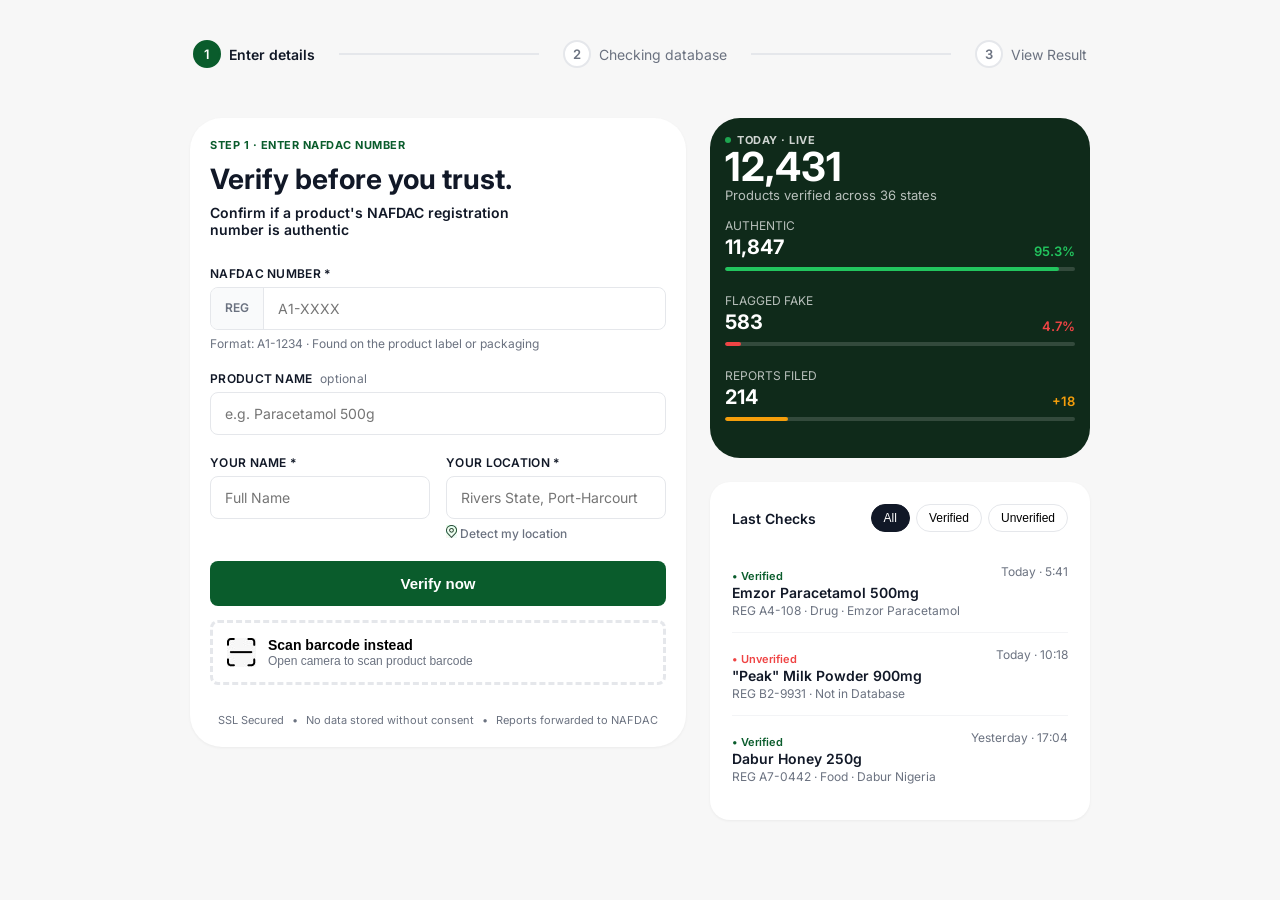
<file: index.html>
<!DOCTYPE html>
<html lang="en">
<head>
<meta charset="UTF-8">
<meta name="viewport" content="width=device-width, initial-scale=1.0">
<title>Verify Product - Verifyd</title>
<link href="https://fonts.googleapis.com/css2?family=Inter:wght@400;500;600;700&display=swap" rel="stylesheet">
<link rel="stylesheet" href="css/style.css">
</head>
<body>
  <div class="container">
    <!-- Stepper -->
    <div class="stepper">
      <div class="step active">
        <div class="step-num">1</div>
        <span>Enter details</span>
      </div>
      <div class="step-line"></div>
      <div class="step">
        <div class="step-num">2</div>
        <span>Checking database</span>
      </div>
      <div class="step-line"></div>
      <div class="step">
        <div class="step-num">3</div>
        <span>View Result</span>
      </div>
    </div>

    <!-- Main Grid -->
    <div class="grid">
      <!-- Left Card -->
      <div class="form-card">
        <p class="step-label">STEP 1 · ENTER NAFDAC NUMBER</p>
        <h1>Verify before you trust.</h1>
        <p class="subtitle">Confirm if a product's NAFDAC registration<br>number is authentic</p>
        
        <form id="verify-form">
          <div class="field">
            <label>NAFDAC NUMBER *</label>
            <div class="nafdac-wrap">
              <span>REG</span>
              <input type="text" id="nafdac" placeholder="A1-XXXX" required>
            </div>
            <small>Format: A1-1234 · Found on the product label or packaging</small>
          </div>
          
          <div class="field">
            <label>PRODUCT NAME <span>optional</span></label>
            <input type="text" id="product" placeholder="e.g. Paracetamol 500g">
          </div>

          <div class="row">
            <div class="field">
              <label>YOUR NAME *</label>
              <input type="text" id="name" placeholder="Full Name" required>
            </div>
            <div class="field">
              <label>YOUR LOCATION *</label>
                <input type="text" id="location" placeholder="Rivers State, Port-Harcourt" required>
               <small class="detect"><img src="./assets/images/location.jpeg" alt="location icon">
                 Detect my location</small>
            </div>
        
          </div>
          <!-- <button type="button" class="detect">
            <img src="./assets/images/location.jpeg" alt="location icon">
            Detect my location</button> -->

          <button type="submit" class="btn-verify">Verify now</button>

          <button type="button" class="btn-scan">
            <img src="./assets/images/scanner.jpeg" alt="scan icon" class="scanner-img">
            <div>
              <strong>Scan barcode instead</strong>
              <span>Open camera to scan product barcode</span>
            </div>
          </button>
        </form>

        <div class="footer">
          <span>SSL Secured</span> • <span>No data stored without consent</span> • <span>Reports forwarded to NAFDAC</span>
        </div>
      </div>

      <!-- Right Column -->
      <div class="right-col">
        <!-- Stats Card -->
        <div class="stats-card">
          <div class="stats-top">
            <span class="dot"></span>
            <span>TODAY · LIVE</span>
          </div>
          <h2>12,431</h2>
          <p class="stats-sub">Products verified across 36 states</p>

          <div class="stat">
            <div>
              <p class="stat-label">AUTHENTIC</p>
              <p class="stat-num">11,847</p>
            </div>
            <span class="stat-pct green">95.3%</span>
          </div>
          <div class="bar"><div class="fill green" style="width:95.3%"></div></div>

          <div class="stat">
            <div>
              <p class="stat-label">FLAGGED FAKE</p>
              <p class="stat-num">583</p>
            </div>
            <span class="stat-pct red">4.7%</span>
          </div>
          <div class="bar"><div class="fill red" style="width:4.7%"></div></div>

          <div class="stat">
            <div>
              <p class="stat-label">REPORTS FILED</p>
              <p class="stat-num">214</p>
            </div>
            <span class="stat-pct yellow">+18</span>
          </div>
          <div class="bar"><div class="fill yellow" style="width:18%"></div></div>
        </div>

        <!-- Last Checks -->
<div class="checks-card">
  <div class="checks-head">
    <span>Last Checks</span>
    <div class="tabs">
      <button class="tab active" data-filter="all">All</button>
      <button class="tab" data-filter="verified">Verified</button>
      <button class="tab" data-filter="unverified">Unverified</button>
    </div>
  </div>

  <div class="check" data-status="verified">
    <div>
      <span class="badge ok">• Verified</span>
      <p class="check-name">Emzor Paracetamol 500mg</p>
      <p class="check-meta">REG A4-108 · Drug · Emzor Paracetamol</p>
    </div>
    <span class="check-time">Today · 5:41</span>
  </div>

  <div class="check" data-status="unverified">
    <div>
      <span class="badge bad">• Unverified</span>
      <p class="check-name">"Peak" Milk Powder 900mg</p>
      <p class="check-meta">REG B2-9931 · Not in Database</p>
    </div>
    <span class="check-time">Today · 10:18</span>
  </div>

  <div class="check" data-status="verified">
    <div>
      <span class="badge ok">• Verified</span>
      <p class="check-name">Dabur Honey 250g</p>
      <p class="check-meta">REG A7-0442 · Food · Dabur Nigeria</p>
    </div>
    <span class="check-time">Yesterday · 17:04</span>
  </div>
</div>
      </div>
    </div>
  </div>
<script src="js/index.js"></script>
</body>
</html>
</file>
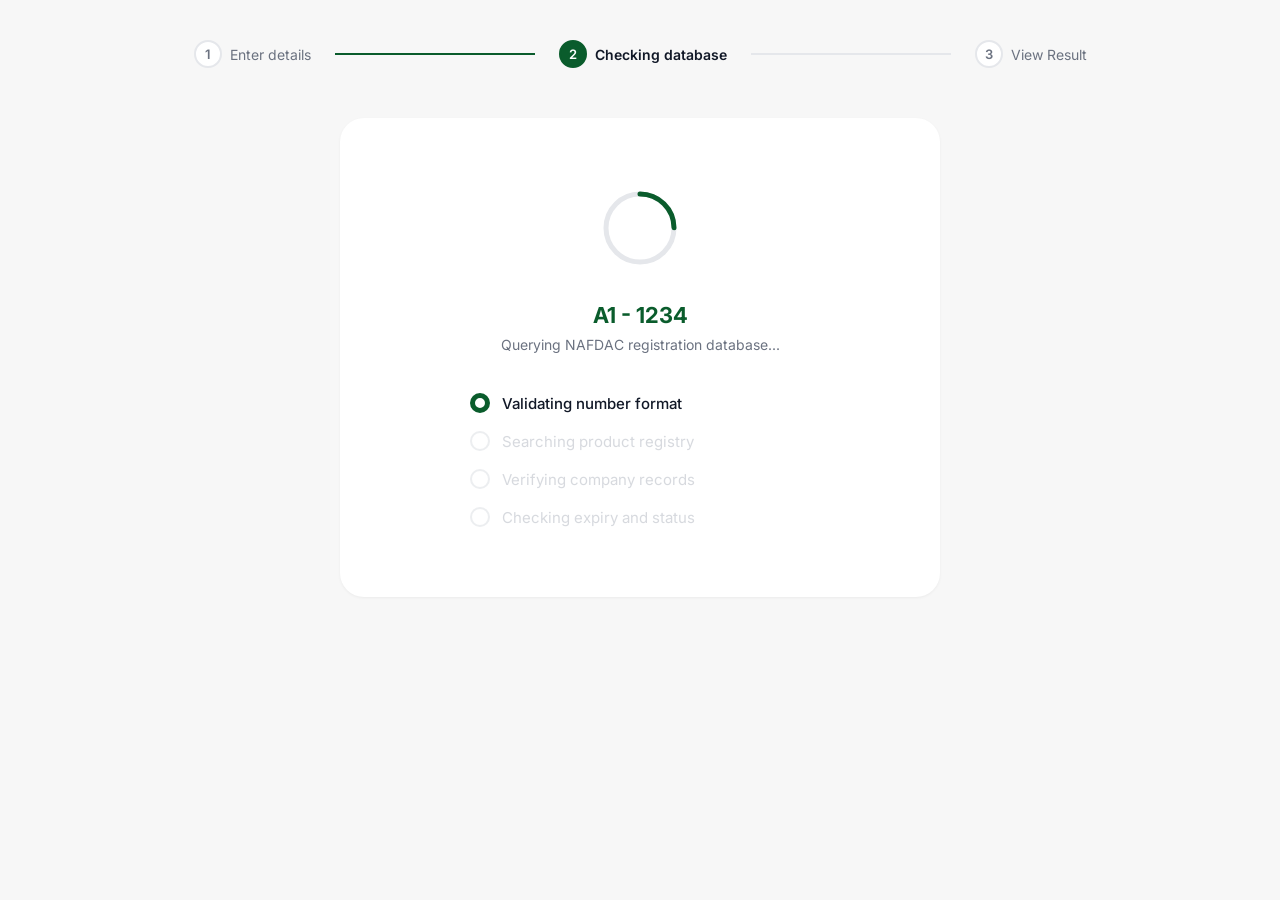
<file: step2.html>
<!DOCTYPE html>
<html lang="en">
<head>
<meta charset="UTF-8">
<meta name="viewport" content="width=device-width, initial-scale=1.0">
<title>Checking Database - Verifyd</title>
<link href="https://fonts.googleapis.com/css2?family=Inter:wght@400;500;600;700&display=swap" rel="stylesheet">
<link rel="stylesheet" href="css/style.css">
</head>
<body>
  <div class="container">
    <!-- Logo -->
    

    <!-- Stepper -->
    <div class="stepper">
      <div class="step completed">
        <div class="step-num">1</div>
        <span>Enter details</span>
      </div>
      <div class="step-line completed"></div>
      <div class="step active">
        <div class="step-num">2</div>
        <span>Checking database</span>
      </div>
      <div class="step-line"></div>
      <div class="step">
        <div class="step-num">3</div>
        <span>View Result</span>
      </div>
    </div>

    <!-- Center Card -->
    <div class="loader-card">
      <!-- Circular Progress -->
      <div class="circle-loader">
        <svg width="80" height="80" viewBox="0 0 80 80">
          <circle cx="40" cy="40" r="34" fill="none" stroke="#e5e7eb" stroke-width="5"/>
          <circle cx="40" cy="40" r="34" fill="none" stroke="#0a5c2c" stroke-width="5" 
                  stroke-dasharray="213" stroke-dashoffset="160" stroke-linecap="round"
                  transform="rotate(-90 40 40)" class="progress-circle"/>
        </svg>
      </div>

      <h2 class="nafdac-number" id="nafdac-display">A1 - 1234</h2>
      <p class="loader-text">Querying NAFDAC registration database...</p>

      <!-- Checklist -->
      <div class="checklist">
        <div class="check-item active" id="check-1">
          <div class="check-circle"></div>
          <span>Validating number format</span>
        </div>
        <div class="check-item" id="check-2">
          <div class="check-circle"></div>
          <span>Searching product registry</span>
        </div>
        <div class="check-item" id="check-3">
          <div class="check-circle"></div>
          <span>Verifying company records</span>
        </div>
        <div class="check-item" id="check-4">
          <div class="check-circle"></div>
          <span>Checking expiry and status</span>
        </div>
      </div>
    </div>
  </div>
<script src="js/step2.js"></script>
</body>
</html>
</file>
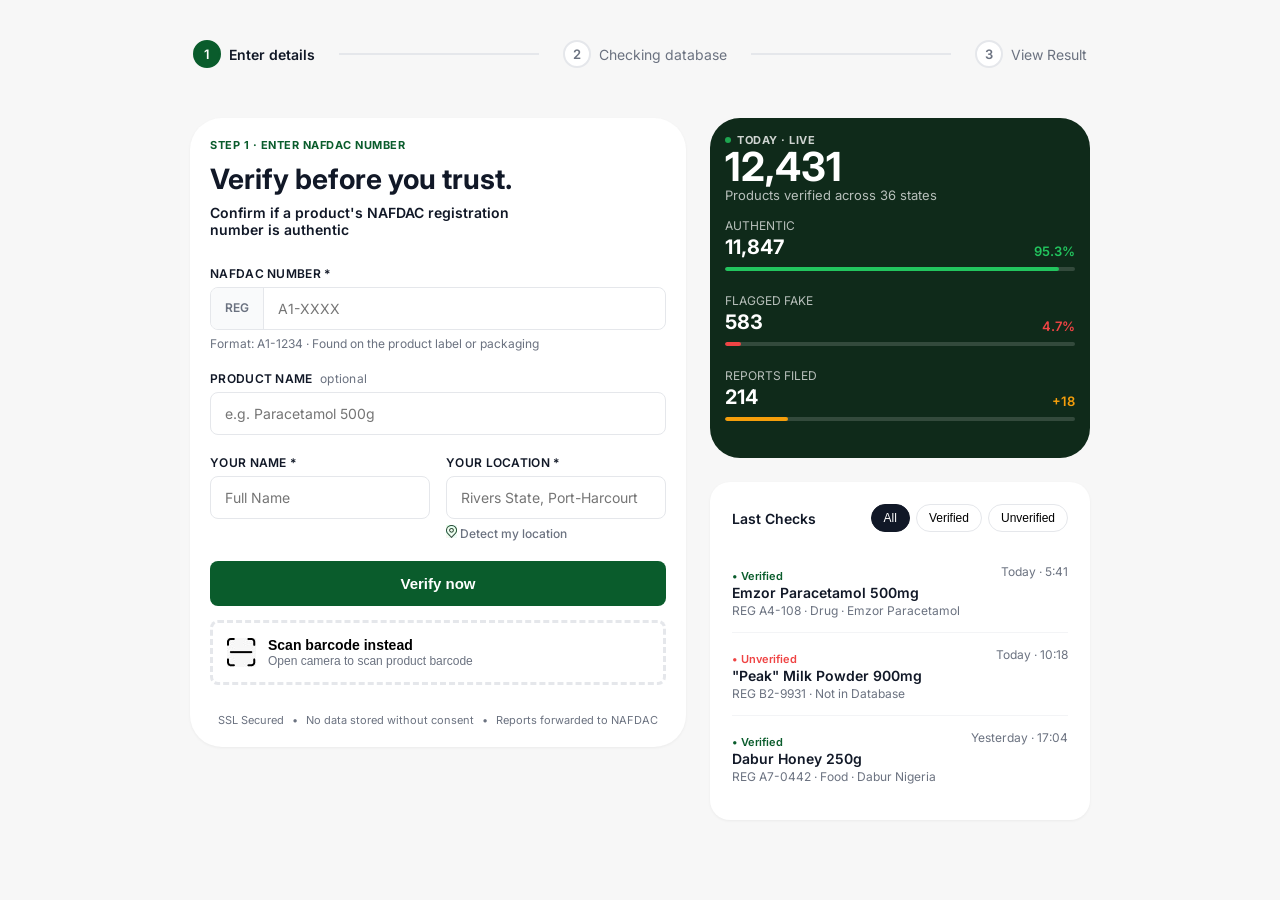
<file: step3.html>
<!DOCTYPE html>
<html lang="en">
<head>
<meta charset="UTF-8">
<meta name="viewport" content="width=device-width, initial-scale=1.0">
<title>Verification Result - Verifyd</title>
<link href="https://fonts.googleapis.com/css2?family=Inter:wght@400;500;600;700&display=swap" rel="stylesheet">
<link rel="stylesheet" href="css/style.css">
</head>
<body>
  <div class="container">
    <!-- Logo -->
    <div class="logo">
      <img src="" alt="">
    </div>

    <!-- Stepper - all completed -->
    <div class="stepper">
      <div class="step completed">
        <div class="step-num">✓</div>
        <span>Enter details</span>
      </div>
      <div class="step-line completed"></div>
      <div class="step completed">
        <div class="step-num">✓</div>
        <span>Checking database</span>
      </div>
      <div class="step-line completed"></div>
      <div class="step completed">
        <div class="step-num">✓</div>
        <span>View Result</span>
      </div>
    </div>

    <!-- Main Grid -->
    <div class="grid result-grid">
      <!-- Left: Result Card -->
      <div class="result-card">
        <!-- Success Header -->
        <div class="success-header">
          <div class="success-icon">
            <svg width="20" height="20" viewBox="0 0 20 20" fill="none">
              <path d="M4 10L8.5 14.5L16 7" stroke="white" stroke-width="2.5" stroke-linecap="round" stroke-linejoin="round"/>
            </svg>
          </div>
          <div>
            <p class="success-label">PRODUCT VERIFIED AND AUTHENTIC</p>
            <h2 class="product-title" id="product-title">Emzor Paracetamol 500g</h2>
            <p class="verified-meta">Verified 19 May 2024, 11:43 WAT · Ref: #NG-2024-00847</p>
          </div>
        </div>

        <!-- Details List -->
        <div class="details">
          <div class="detail-row">
            <span class="detail-label">NAFDAC number</span>
            <span class="detail-value green" id="nafdac-out">A1-1234</span>
          </div>
          <div class="detail-row">
            <span class="detail-label">Product / brand name</span>
            <span class="detail-value" id="product-out">Emzor Paracetamol 500mg</span>
          </div>
          <div class="detail-row">
            <span class="detail-label">Product category</span>
            <span class="detail-value" id="category-out">Drug · Over the Counter</span>
          </div>
          <div class="detail-row">
            <span class="detail-label">Manufacturing company</span>
            <span class="detail-value" id="company-out">Emzor Pharmaceutical Ind. Ltd.</span>
          </div>
          <div class="detail-row">
            <span class="detail-label">Company location</span>
            <span class="detail-value" id="company-location">Plot 3, Abimbola way, Isolo, Lagos</span>
          </div>
          <div class="detail-row">
            <span class="detail-label">Date of registration</span>
            <span class="detail-value" id="reg-date">14 March 2019</span>
          </div>
          <div class="detail-row">
            <span class="detail-label">Registration expiry</span>
            <span class="badge-valid" id="expiry">Valid Until March 2026</span>
          </div>
          <div class="detail-row">
            <span class="detail-label">Reported by</span>
            <span class="detail-value" id="reported-by">Justice Nweke · Port-Harcourt</span>
          </div>
        </div>

        <!-- Actions -->
        <div class="actions">
          <button class="btn-share" onclick="window.print()">Share result</button>
          <button class="btn-report" onclick="alert('Report submitted to NAFDAC')">Report Concern</button>
        </div>
      </div>

      <!-- Right: Hotline Card -->
      <div class="hotline-card">
        <p class="hotline-label">NAFDAC HOTLINE</p>
        <p class="hotline-number">0800 162 3322</p>
        <p class="hotline-note">Available 24/7 for emergencies</p>
      </div>
    </div>
  </div>
<script src="js/step3.js"></script>
</body>
</html>
</file>
<file: css/style.css>
:root {
  --bg: #f7f7f7;
  --white: #fff;
  --green: #0a5c2c;
  --green-dark: #0f2a1a;
  --text: #111827;
  --gray: #6b7280;
  --border: #e5e7eb;
  --red: #ef4444;
  --yellow: #f59e0b;
}

* { margin: 0; padding: 0; box-sizing: border-box; }

body {
  font-family: 'Inter', sans-serif;
  background: var(--bg);
  color: var(--text);
  padding: 40px 20px;
}

.container { max-width: 900px; margin: 0 auto; }

/* Stepper */
.stepper {
  display: flex;
  justify-content: center;
  align-items: center;
  gap: 24px;
  margin-bottom: 50px;
  font-size: 14px;
  color: var(--gray);
}
.step { display: flex; align-items: center; gap: 8px; }
.step-num {
  width: 28px;
  height: 28px;
  border-radius: 60%;
  border: 2px solid var(--border);
  display: grid;
  place-items: center;
  font-weight: 600;
  font-size: 13px;
  background: white;
}
.step.active .step-num {
  background: var(--green);
  border-color: var(--green);
  color: white;
}
.step.active span { color: var(--text); font-weight: 600; }
.step-line { width: 200px; height: 2px; background: var(--border); }

/* Grid */
.grid {
  display: grid;
  grid-template-columns: 1fr 380px;
  gap: 24px;
  align-items: start;
}

/* Left Form Card */
.form-card {
  background: var(--white);
  border-radius: 32px;
  padding: 20px;
  box-shadow: 0 1px 3px rgba(0,0,0,0.05);
}
.step-label {
  font-size: 11px;
  font-weight: 700;
  color: var(--green);
  letter-spacing: 0.5px;
  margin-bottom: 10px;
}
.form-card h1 {
  font-size: 28px;
  font-weight: 700;
  margin-bottom: 8px;
}
.subtitle {
  color: var(--text);
  font-size: 14px;
  margin-bottom: 28px;
  font-weight: 600;
}



.field { margin-bottom: 20px; }
.field label {
  display: block;
  font-size: 12px;
  font-weight: 600;
  margin-bottom: 6px;
  text-transform: uppercase;
  letter-spacing: 0.3px;
}
.field label span {
  font-weight: 400;
  color: var(--gray);
  text-transform: none;
  margin-left: 4px;
}
.field input {
  width: 100%;
  padding: 12px 14px;
  border: 1.5px solid var(--border);
  border-radius: 8px;
  font-size: 14px;
  font-family: inherit;
}
.field input:focus {
  outline: none;
  border-color: var(--green);
}
.field small {
  display: block;
  font-size: 12px;
  color: var(--gray);
  margin-top: 6px;
}

.nafdac-wrap {
  display: flex;
  border: 1.5px solid var(--border);
  border-radius: 8px;
  overflow: hidden;
}
.nafdac-wrap span {
  padding: 12px 14px;
  background: #f9fafb;
  font-size: 12px;
  font-weight: 600;
  color: var(--gray);
  border-right: 1.5px solid var(--border);
}
.nafdac-wrap input {
  border: none;
  flex: 1;
}
.nafdac-wrap:focus-within { border-color: var(--green); }

.row {
  display: grid;
  grid-template-columns: 1fr 1fr;
  gap: 16px;
  align-items: start;
}

.detect {
  color: var(--green);
  cursor: pointer;
  font-size: 12px;
  margin-top: 6px;
  display: flex;
  align-items: center;
  gap: 4px;
  justify-content: flex-start;
  font-weight: 500;
}

.detect:hover {
  color: #095c24;          
  text-decoration: none;
}



.btn-verify {
  width: 100%;
  padding: 14px;
  background: var(--green);
  color: white;
  border: none;
  border-radius: 8px;
  font-size: 15px;
  font-weight: 600;
  cursor: pointer;
  margin-bottom: 14px;
}
.btn-verify:hover { opacity: 0.9; }

.btn-scan {
  width: 100%;
  padding: 14px;
  background: white;
  border: 3px dashed var(--border);
  border-radius: 8px;
  display: flex;
  align-items: center;
  gap: 12px;
  cursor: pointer;
  text-align: left;
}


.btn-scan strong { display: block; font-size: 14px; }
.btn-scan span { font-size: 12px; color: var(--gray); font-weight: 400; }

.footer {
  display: flex;
  justify-content: center;
  gap: 8px;
  font-size: 11px;
  color: var(--gray);
  margin-top: 28px;
}

/* Right Column */
.right-col { display: flex; flex-direction: column; gap: 24px; }

/* Stats Card */
.stats-card {
  background: var(--green-dark);
  border-radius: 30px;
  padding:  15px;
  color: white;
}
.stats-top {
  display: flex;
  align-items: center;
  gap: 6px;
  font-size: 11px;
  font-weight: 700;
  letter-spacing: 0.5px;
  opacity: 0.8;
  /* margin-bottom: 5px; */
}
.dot {
  width: 6px;
  height: 6px;
  background: #22c55e;
  border-radius: 50%;
}
.stats-card h2 {
  font-size: 40px;
  font-weight: 700;
  line-height: 1;
}
.stats-sub {
  font-size: 13px;
  opacity: 0.7;
  margin-bottom: 15px;
}

.stat {
  display: flex;
  justify-content: space-between;
  align-items: flex-end;
  margin-bottom: 8px;
}
.stat-label {
  font-size: 12px;
  opacity: 0.7;
  margin-bottom: 2px;
  text-transform: uppercase;
}
.stat-num {
  font-size: 20px;
  font-weight: 700;
}
.stat-pct {
  font-size: 13px;
  font-weight: 600;
}
.stat-pct.green { color: #22c55e; }
.stat-pct.red { color: #ef4444; }
.stat-pct.yellow { color: var(--yellow); }

.bar {
  height: 4px;
  background: rgba(255,255,255,0.15);
  border-radius: 2px;
  margin-bottom: 22px;
  overflow: hidden;
}
.fill {
  height: 100%;
  border-radius: 2px;
}
.fill.green { background: #22c55e; }
.fill.red { background: #ef4444; }
.fill.yellow { background: var(--yellow); }

/* Last Checks Card */
.checks-card {
  background: var(--white);
  border-radius: 20px;
  padding: 22px;
  box-shadow: 0 1px 3px rgba(0,0,0,0.05);
}
.checks-head {
  display: flex;
  justify-content: space-between;
  align-items: center;
  margin-bottom: 18px;
  font-size: 14px;
  font-weight: 600;
}
.tabs { display: flex; gap: 6px; }
.tab {
  padding: 6px 12px;
  border: 1.5px solid var(--border);
  background: white;
  border-radius: 20px;
  font-size: 12px;
  font-weight: 500;
  cursor: pointer;
}
.tab.active {
  background: var(--text);
  color: white;
  border-color: var(--text);
}

.check {
  display: flex;
  justify-content: space-between;
  padding: 14px 0;
  border-bottom: 1px solid #f3f4f6;
}
.check:last-child { border-bottom: none; }
.badge {
  font-size: 11px;
  font-weight: 600;
  margin-bottom: 4px;
}
.badge.ok { color: var(--green); }
.badge.bad { color: var(--red); }
.check-name {
  font-size: 14px;
  font-weight: 600;
  margin-bottom: 2px;
}
.check-meta {
  font-size: 12px;
  color: var(--gray);
}
.check-time {
  font-size: 12px;
  color: var(--gray);
  white-space: nowrap;
}

.check.hidden { 
  display: none; 
}

@media (max-width: 1000px) {
  .grid { grid-template-columns: 1fr; }
  .step-line { width: 80px; }
  .row { grid-template-columns: 1fr; }
}

/* step2 */
/* Step 2 Loader Card */
.loader-card {
  background: white;
  border-radius: 24px;
  padding: 70px 50px;
  text-align: center;
  box-shadow: 0 1px 3px rgba(0,0,0,0.05);
  max-width: 600px;
  margin: 0 auto;
}

.circle-loader {
  margin: 0 auto 30px;
}

.progress-circle {
  animation: draw 8s ease-in-out;
}

@keyframes draw {
  from { stroke-dashoffset: 213; }
  to { stroke-dashoffset: 0; }
}

.nafdac-number {
  font-size: 22px;
  font-weight: 700;
  color: #0a5c2c;
  margin-bottom: 8px;
}

.loader-text {
  font-size: 14px;
  color: #6b7280;
  margin-bottom: 40px;
}

/* Checklist */
.checklist {
  display: flex;
  flex-direction: column;
  gap: 18px;
  text-align: left;
  max-width: 340px;
  margin: 0 auto;
}

.check-item {
  display: flex;
  align-items: center;
  gap: 12px;
  font-size: 15px;
  color: #9ca3af;
  opacity: 0.4;
  transition: all 0.4s;
}

.check-circle {
  width: 20px;
  height: 20px;
  border: 2px solid #d1d5db;
  border-radius: 50%;
  flex-shrink: 0;
  transition: all 0.3s;
}

.check-item.active {
  color: #111827;
  opacity: 1;
  font-weight: 500;
}

.check-item.active .check-circle {
  border-color: #0a5c2c;
  border-width: 5px;
}

.check-item.completed {
  color: #111827;
  opacity: 1;
  font-weight: 500;
}

.check-item.completed .check-circle {
  background: #0a5c2c;
  border-color: #0a5c2c;
  position: relative;
}

.check-item.completed .check-circle::after {
  content: '';
  position: absolute;
  left: 6px;
  top: 3px;
  width: 5px;
  height: 9px;
  border: solid white;
  border-width: 0 2px 2px 0;
  transform: rotate(45deg);
}

.step-line.completed {
  background: #0a5c2c;
}

/* step3 */
/* Step 3 Result Page */
.result-grid {
  grid-template-columns: 1fr 340px;
}

.result-card {
  background: white;
  border-radius: 20px;
  overflow: hidden;
  box-shadow: 0 1px 3px rgba(0,0,0,0.05);
}

.success-header {
  background: #f0f9f4;
  padding: 28px 32px;
  display: flex;
  gap: 16px;
  border-bottom: 1px solid #d1fae5;
}

.success-icon {
  width: 48px;
  height: 48px;
  background: #0a5c2c;
  border-radius: 50%;
  display: grid;
  place-items: center;
  flex-shrink: 0;
}

.success-label {
  font-size: 11px;
  font-weight: 700;
  letter-spacing: 0.5px;
  color: #0a5c2c;
  margin-bottom: 4px;
}

.product-title {
  font-size: 20px;
  font-weight: 700;
  margin-bottom: 4px;
  color: #111827;
}

.verified-meta {
  font-size: 12px;
  color: #6b7280;
}

/* Details List */
.details {
  padding: 0 32px;
}

.detail-row {
  display: flex;
  justify-content: space-between;
  align-items: center;
  padding: 18px 0;
  border-bottom: 1px solid #f3f4f6;
}

.detail-row:last-of-type {
  border-bottom: none;
}

.detail-label {
  font-size: 14px;
  color: #6b7280;
}

.detail-value {
  font-size: 14px;
  font-weight: 600;
  text-align: right;
  color: #111827;
}

.detail-value.green {
  color: #0a5c2c;
}

.badge-valid {
  background: #dcfce7;
  color: #0a5c2c;
  padding: 6px 12px;
  border-radius: 20px;
  font-size: 12px;
  font-weight: 600;
}

/* Actions */
.actions {
  background: #fef2f2;
  padding: 24px 32px;
  display: flex;
  gap: 12px;
}

.btn-share {
  flex: 1;
  padding: 14px;
  background: #0a5c2c;
  color: white;
  border: none;
  border-radius: 8px;
  font-weight: 600;
  font-size: 14px;
  cursor: pointer;
}

.btn-share:hover {
  opacity: 0.9;
}

.btn-report {
  flex: 1;
  padding: 14px;
  background: white;
  color: #991b1b;
  border: 1.5px solid #fecaca;
  border-radius: 8px;
  font-weight: 600;
  font-size: 14px;
  cursor: pointer;
}

.btn-report:hover {
  background: #fff5f5;
}

/* Hotline Card */
.hotline-card {
  background: white;
  border-radius: 20px;
  padding: 28px 24px;
  text-align: center;
  box-shadow: 0 1px 3px rgba(0,0,0,0.05);
}

.hotline-label {
  font-size: 12px;
  font-weight: 700;
  letter-spacing: 0.5px;
  color: #6b7280;
  margin-bottom: 8px;
}

.hotline-number {
  font-size: 28px;
  font-weight: 700;
  color: #0a5c2c;
  margin-bottom: 6px;
}

.hotline-note {
  font-size: 12px;
  color: #6b7280;
}

@media (max-width: 1000px) {
  .result-grid {
    grid-template-columns: 1fr;
  }
  .actions {
    flex-direction: column;
  }
  .success-header, .details, .actions {
    padding: 20px 24px;
  }
}
</file>
